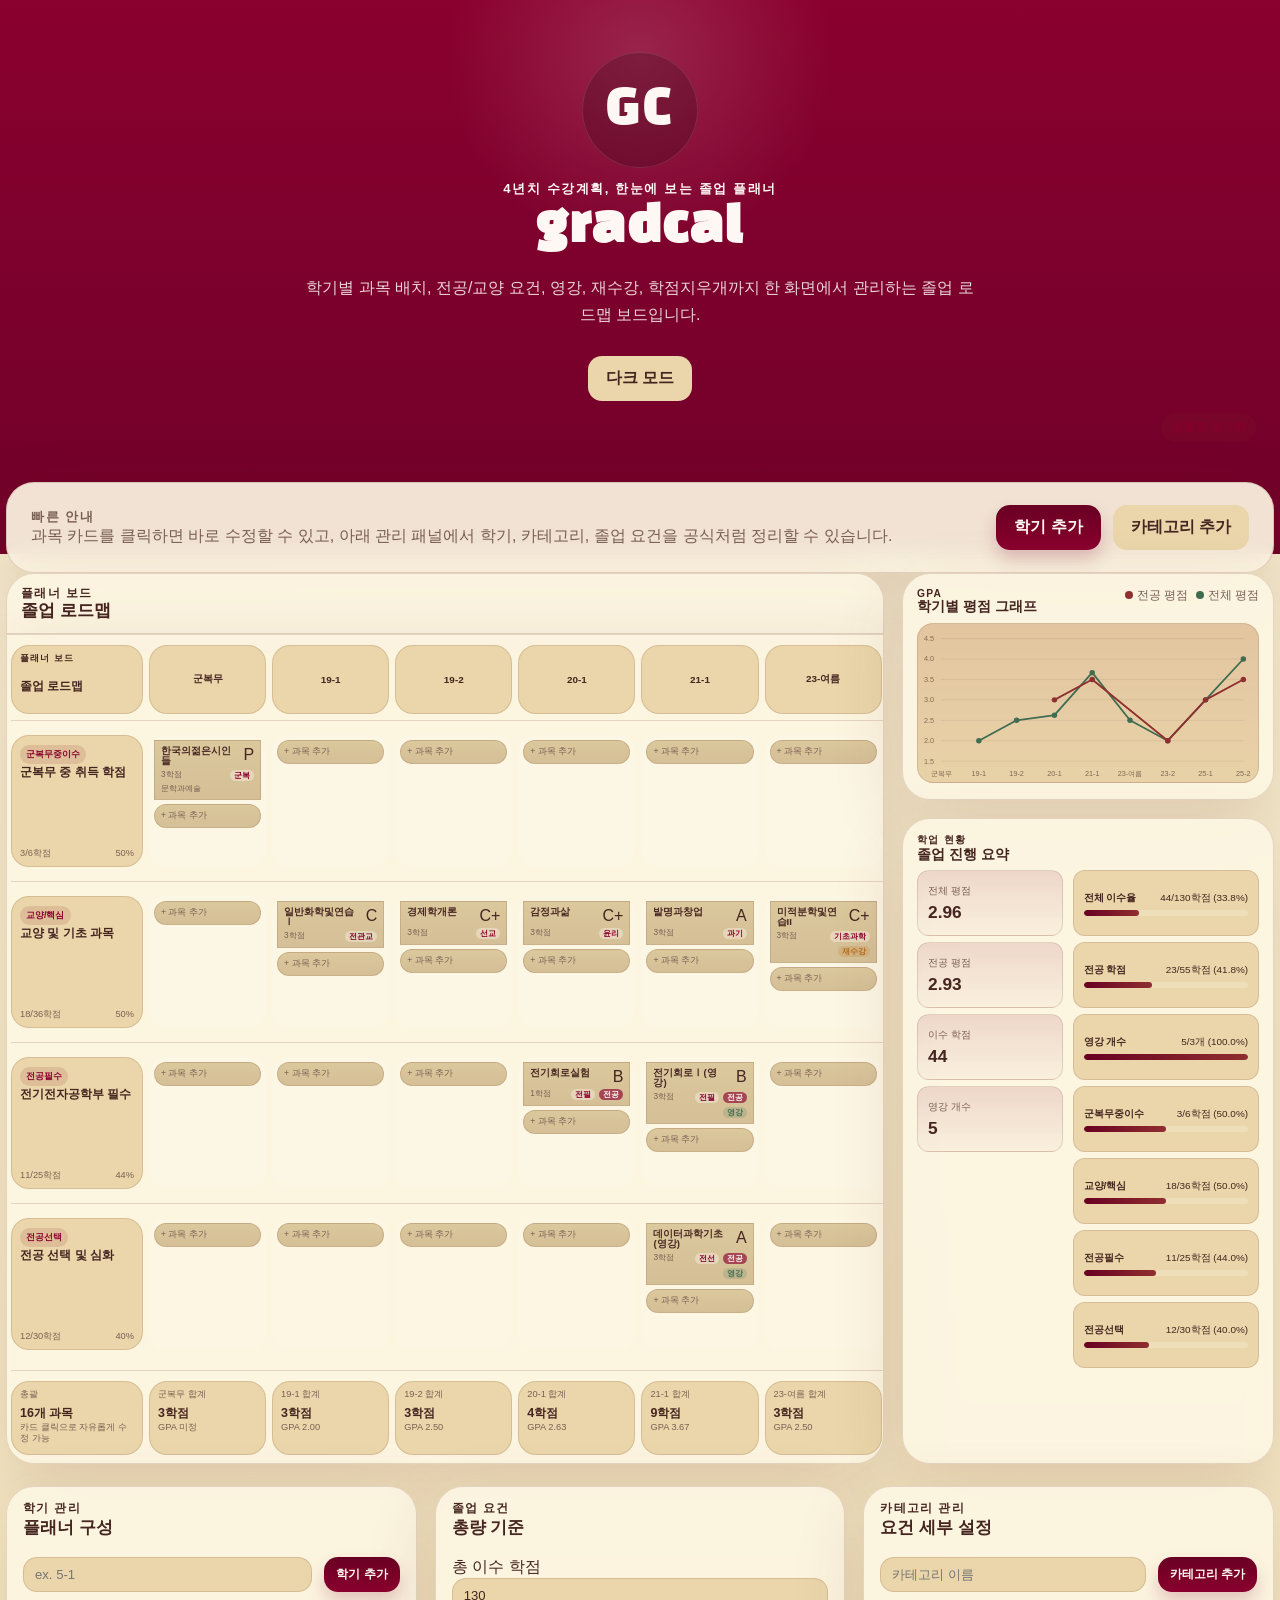
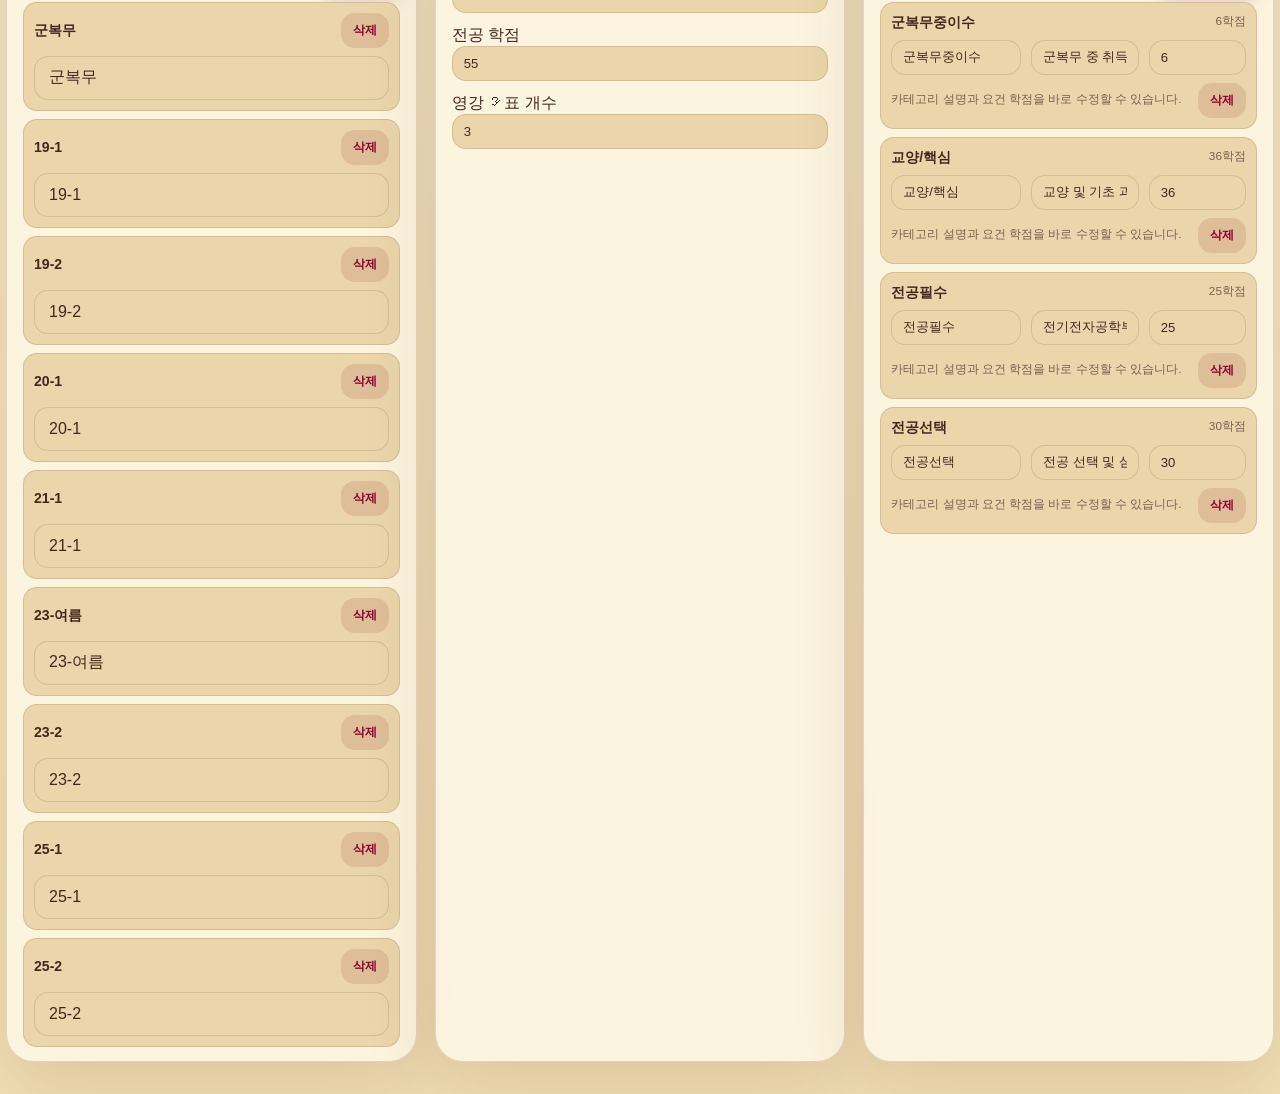
<file: index.html>
<!DOCTYPE html>
<html lang="ko">
<head>
  <meta charset="UTF-8">
  <meta name="viewport" content="width=device-width, initial-scale=1.0">
  <title>gradcal</title>
  <link rel="preconnect" href="https://fonts.googleapis.com">
  <link rel="preconnect" href="https://fonts.gstatic.com" crossorigin>
  <link href="https://fonts.googleapis.com/css2?family=Black+Han+Sans&family=Pretendard:wght@400;500;600;700;800&display=swap" rel="stylesheet">
  <link rel="stylesheet" href="style.css">
</head>
<body>
  <div class="page-shell">
    <header class="hero">
      <div class="hero__crest" aria-hidden="true">GC</div>
      <p class="hero__eyebrow">&#x34;&#xb144;&#xce58; &#xc218;&#xac15;&#xacc4;&#xd68d;, &#xd55c;&#xb208;&#xc5d0; &#xbcf4;&#xb294; &#xc878;&#xc5c5; &#xd50c;&#xb798;&#xb108;</p>
      <h1>gradcal</h1>
      <p class="hero__description">
        &#xd559;&#xae30;&#xbcc4; &#xacfc;&#xbaa9; &#xbc30;&#xce58;, &#xc804;&#xacf5;/&#xad50;&#xc591; &#xc694;&#xac74;, &#xc601;&#xac15;, &#xc7ac;&#xc218;&#xac15;, &#xd559;&#xc810;&#xc9c0;&#xc6b0;&#xac1c;&#xae4c;&#xc9c0;
        &#xd55c; &#xd654;&#xba74;&#xc5d0;&#xc11c; &#xad00;&#xb9ac;&#xd558;&#xb294; &#xc878;&#xc5c5; &#xb85c;&#xb4dc;&#xb9f5; &#xbcf4;&#xb4dc;&#xc785;&#xb2c8;&#xb2e4;.
      </p>
      <div class="hero__actions">
        <button id="themeToggle" class="button button--ghost" type="button">&#xb2e4;&#xd06c; &#xbaa8;&#xb4dc;</button>
      </div>
      <div class="hero__aside">
        <button id="resetDataBtn" class="button button--soft button--tiny" type="button">&#xc0d8;&#xd50c;&#xb85c; &#xcd08;&#xae30;&#xd654;</button>
      </div>
    </header>

    <main class="app">
      <section class="toolbar">
        <div class="toolbar__copy">
          <p class="toolbar__label">&#xbe60;&#xb978; &#xc548;&#xb0b4;</p>
          <p>&#xacfc;&#xbaa9; &#xce74;&#xb4dc;&#xb97c; &#xd074;&#xb9ad;&#xd558;&#xba74; &#xbc14;&#xb85c; &#xc218;&#xc815;&#xd560; &#xc218; &#xc788;&#xace0;, &#xc544;&#xb798; &#xad00;&#xb9ac; &#xd328;&#xb110;&#xc5d0;&#xc11c; &#xd559;&#xae30;, &#xce74;&#xd14c;&#xace0;&#xb9ac;, &#xc878;&#xc5c5; &#xc694;&#xac74;&#xc744; &#xacf5;&#xc2dd;&#xcc98;&#xb7fc; &#xc815;&#xb9ac;&#xd560; &#xc218; &#xc788;&#xc2b5;&#xb2c8;&#xb2e4;.</p>
        </div>
        <div class="toolbar__actions">
          <button id="addSemesterBtn" class="button" type="button">&#xd559;&#xae30; &#xcd94;&#xac00;</button>
          <button id="addCategoryBtn" class="button button--ghost" type="button">&#xce74;&#xd14c;&#xace0;&#xb9ac; &#xcd94;&#xac00;</button>
        </div>
      </section>

      <section class="overview-layout">
        <div class="overview-column overview-column--left">
          <article class="panel panel--planner-intro">
            <div class="panel__header panel__header--compact">
              <div>
                <p class="panel__eyebrow">&#xd50c;&#xb798;&#xb108; &#xbcf4;&#xb4dc;</p>
                <h2>&#xc878;&#xc5c5; &#xb85c;&#xb4dc;&#xb9f5;</h2>
              </div>
            </div>
          </article>

          <section class="planner-panel">
            <div id="plannerGrid" class="planner-grid" aria-live="polite"></div>
          </section>
        </div>

        <div class="overview-column overview-column--right">
          <article class="dashboard__chart panel">
            <div class="panel__header">
              <div>
                <p class="panel__eyebrow">GPA</p>
                <h2>&#xd559;&#xae30;&#xbcc4; &#xd3c9;&#xc810; &#xadf8;&#xb798;&#xd504;</h2>
              </div>
              <div class="legend">
                <span><i class="legend__dot legend__dot--major"></i>&#xc804;&#xacf5; &#xd3c9;&#xc810;</span>
                <span><i class="legend__dot legend__dot--overall"></i>&#xc804;&#xccb4; &#xd3c9;&#xc810;</span>
              </div>
            </div>
            <svg id="gpaChart" viewBox="0 0 560 260" role="img" aria-label="Semester GPA graph"></svg>
          </article>

          <article class="dashboard__stats panel">
            <div class="panel__header">
              <div>
                <p class="panel__eyebrow">&#xd559;&#xc5c5; &#xd604;&#xd669;</p>
                <h2>&#xc878;&#xc5c5; &#xc9c4;&#xd589; &#xc694;&#xc57d;</h2>
              </div>
            </div>

            <div class="summary-grid">
              <div class="summary-card">
                <span>&#xc804;&#xccb4; &#xd3c9;&#xc810;</span>
                <strong id="overallGpa">0.00</strong>
              </div>
              <div class="summary-card">
                <span>&#xc804;&#xacf5; &#xd3c9;&#xc810;</span>
                <strong id="majorGpa">0.00</strong>
              </div>
              <div class="summary-card">
                <span>&#xc774;&#xc218; &#xd559;&#xc810;</span>
                <strong id="earnedCredits">0</strong>
              </div>
              <div class="summary-card">
                <span>&#xc601;&#xac15; &#xac1c;&#xc218;</span>
                <strong id="englishCount">0</strong>
              </div>
            </div>

            <div class="progress-list" id="progressList"></div>
          </article>
        </div>
      </section>

      <section class="control-deck control-deck--bottom">
        <article class="panel panel--compact">
          <div class="panel__header panel__header--compact">
            <div>
              <p class="panel__eyebrow">&#xd559;&#xae30; &#xad00;&#xb9ac;</p>
              <h2>&#xd50c;&#xb798;&#xb108; &#xad6c;&#xc131;</h2>
            </div>
          </div>
          <form id="termForm" class="inline-form inline-form--compact">
            <input id="termNameInput" type="text" maxlength="12" placeholder="ex. 5-1">
            <button class="button" type="submit">&#xd559;&#xae30; &#xcd94;&#xac00;</button>
          </form>
          <div id="termManager" class="manager-list manager-list--compact"></div>
        </article>

        <article class="panel panel--compact">
          <div class="panel__header panel__header--compact">
            <div>
              <p class="panel__eyebrow">&#xc878;&#xc5c5; &#xc694;&#xac74;</p>
              <h2>&#xcd1d;&#xb7c9; &#xae30;&#xc900;</h2>
            </div>
          </div>
          <form id="requirementForm" class="stack-form stack-form--compact">
            <label>
              &#xcd1d; &#xc774;&#xc218; &#xd559;&#xc810;
              <input id="totalCreditsTarget" type="number" min="0" step="1">
            </label>
            <label>
              &#xc804;&#xacf5; &#xd559;&#xc810;
              <input id="majorCreditsTarget" type="number" min="0" step="1">
            </label>
            <label>
              &#xc601;&#xac15; &#xaaa9;&#xd45c; &#xac1c;&#xc218;
              <input id="englishTarget" type="number" min="0" step="1">
            </label>
          </form>
        </article>

        <article class="panel panel--compact">
          <div class="panel__header panel__header--compact">
            <div>
              <p class="panel__eyebrow">&#xce74;&#xd14c;&#xace0;&#xb9ac; &#xad00;&#xb9ac;</p>
              <h2>&#xc694;&#xac74; &#xc138;&#xbd80; &#xc124;&#xc815;</h2>
            </div>
          </div>
          <form id="categoryForm" class="inline-form inline-form--compact">
            <input id="categoryNameInput" type="text" maxlength="18" placeholder="&#xce74;&#xd14c;&#xace0;&#xb9ac; &#xc774;&#xb984;">
            <button class="button" type="submit">&#xce74;&#xd14c;&#xace0;&#xb9ac; &#xcd94;&#xac00;</button>
          </form>
          <div id="categoryManager" class="manager-list manager-list--compact"></div>
        </article>
      </section>
    </main>
  </div>

  <dialog id="courseDialog" class="modal">
    <form method="dialog" id="courseForm" class="modal__content">
      <div class="modal__header">
        <div>
          <p class="panel__eyebrow">&#xacfc;&#xbaa9; &#xd3b8;&#xc9d1;</p>
          <h2 id="modalTitle">&#xacfc;&#xbaa9; &#xcd94;&#xac00;</h2>
        </div>
        <button id="closeDialogBtn" class="icon-button" type="button" aria-label="Close">x</button>
      </div>

      <div class="form-grid">
        <label>
          &#xacfc;&#xbaa9;&#xba85;
          <input id="courseName" name="courseName" type="text" required maxlength="40">
        </label>
        <label>
          &#xd559;&#xc810;
          <input id="courseCredits" name="courseCredits" type="number" min="0" max="6" step="1" required>
        </label>
        <label>
          &#xc131;&#xc801;
          <select id="courseGrade" name="courseGrade"></select>
        </label>
        <label>
          &#xbc30;&#xc9c0;
          <input id="courseBadge" name="courseBadge" type="text" maxlength="14" placeholder="&#xc608;: &#xc804;&#xd544;">
        </label>
        <label>
          &#xc7ac;&#xc218;&#xac15; &#xbb36;&#xc74c;&#xba85;
          <input id="courseRetakeKey" name="courseRetakeKey" type="text" maxlength="30" placeholder="&#xb3d9;&#xc77c; &#xacfc;&#xbaa9;&#xba85;&#xc774;&#xba74; &#xbe48;&#xce78; &#xac00;&#xb2a5;">
        </label>
        <label>
          &#xbe44;&#xace0;
          <input id="courseMemo" name="courseMemo" type="text" maxlength="50" placeholder="&#xc608;: &#xc218;&#xc2e0; &#xc2e4;&#xd328; &#xb300;&#xbe44;">
        </label>
      </div>

      <div class="checkbox-row">
        <label><input id="courseMajor" name="courseMajor" type="checkbox"> &#xc804;&#xacf5; &#xacfc;&#xbaa9;</label>
        <label><input id="courseEnglish" name="courseEnglish" type="checkbox"> &#xc601;&#xc5b4;&#xac15;&#xc758;</label>
        <label><input id="courseRetake" name="courseRetake" type="checkbox"> &#xc7ac;&#xc218;&#xac15;</label>
        <label><input id="courseExcluded" name="courseExcluded" type="checkbox"> &#xd559;&#xc810;&#xc9c0;&#xc6b0;&#xac1c; / &#xc9d1;&#xacc4; &#xc81c;&#xc678;</label>
      </div>

      <menu class="modal__actions">
        <button id="deleteCourseBtn" class="button button--soft" type="button">&#xc0ad;&#xc81c;</button>
        <button class="button" type="submit" value="submit">&#xc800;&#xc7a5;</button>
      </menu>
    </form>
  </dialog>

  <script src="script.js"></script>
</body>
</html>
</file>
<file: style.css>
:root {
  --bg: #f8f0d7;
  --bg-deep: #f1e0b4;
  --surface: rgba(252, 246, 226, 0.92);
  --surface-strong: #ead6aa;
  --surface-card: #dcc89d;
  --surface-card-2: #d4bf96;
  --ink: #452520;
  --ink-soft: #7a5f54;
  --line: rgba(121, 74, 45, 0.18);
  --brand: #8a002e;
  --brand-strong: #690023;
  --accent: #8f2f2f;
  --accent-soft: rgba(143, 47, 47, 0.14);
  --good: #406c52;
  --warn: #b96a18;
  --shadow: 0 24px 70px rgba(110, 52, 40, 0.16);
}

body[data-theme="dark"] {
  --bg: #121825;
  --bg-deep: #172233;
  --surface: rgba(18, 24, 37, 0.92);
  --surface-strong: #202a3d;
  --surface-card: #243149;
  --surface-card-2: #283654;
  --ink: #ecedf2;
  --ink-soft: #9ba8c5;
  --line: rgba(152, 171, 205, 0.14);
  --brand: #92002f;
  --brand-strong: #c10f4d;
  --accent: #f07d74;
  --accent-soft: rgba(240, 125, 116, 0.18);
  --good: #58d68d;
  --warn: #f6b667;
  --shadow: 0 30px 80px rgba(0, 0, 0, 0.35);
}

body[data-theme="dark"] .pill,
body[data-theme="dark"] .badge {
  color: #ffd9e4;
  background: rgba(255, 255, 255, 0.08);
  border: 1px solid rgba(255, 255, 255, 0.08);
}

body[data-theme="dark"] .badge--major {
  color: #fff3f6;
  background: rgba(193, 15, 77, 0.72);
  border-color: rgba(255, 255, 255, 0.08);
}

body[data-theme="dark"] .badge--english {
  color: #dfffee;
  background: rgba(88, 214, 141, 0.18);
  border-color: rgba(88, 214, 141, 0.18);
}

body[data-theme="dark"] .badge--retake {
  color: #ffe6bf;
  background: rgba(246, 182, 103, 0.18);
  border-color: rgba(246, 182, 103, 0.18);
}

* {
  box-sizing: border-box;
}

html {
  scroll-behavior: smooth;
}

body {
  margin: 0;
  min-height: 100vh;
  font-family: "Pretendard", "Segoe UI", sans-serif;
  color: var(--ink);
  background:
    radial-gradient(circle at top, rgba(255, 255, 255, 0.22), transparent 28%),
    linear-gradient(180deg, var(--bg) 0%, var(--bg-deep) 100%);
}

button,
input,
select {
  font: inherit;
}

button {
  cursor: pointer;
}

.page-shell {
  min-height: 100vh;
}

.hero {
  padding: 52px 24px 112px;
  text-align: center;
  color: #fff7f3;
  background:
    radial-gradient(circle at 50% 10%, rgba(255, 255, 255, 0.14), transparent 24%),
    linear-gradient(180deg, #8a002e 0%, #7b012c 55%, #700028 100%);
}

.hero__crest {
  display: inline-grid;
  place-items: center;
  width: 116px;
  height: 116px;
  margin-bottom: 12px;
  border-radius: 999px;
  background: rgba(0, 0, 0, 0.18);
  font-family: "Black Han Sans", sans-serif;
  font-size: 3rem;
  letter-spacing: 0.04em;
  box-shadow: inset 0 0 0 1px rgba(255, 255, 255, 0.1);
}

.hero__eyebrow,
.panel__eyebrow,
.toolbar__label {
  margin: 0;
  font-size: 0.82rem;
  font-weight: 700;
  letter-spacing: 0.12em;
  text-transform: uppercase;
}

.hero h1 {
  margin: 0;
  font-family: "Black Han Sans", sans-serif;
  font-size: clamp(2rem, 5vw, 3rem);
  letter-spacing: 0.03em;
}

.hero__description {
  width: min(680px, 100%);
  margin: 16px auto 0;
  line-height: 1.7;
  color: rgba(255, 247, 243, 0.86);
}

.hero__actions {
  display: flex;
  justify-content: center;
  gap: 12px;
  flex-wrap: wrap;
  margin-top: 28px;
}

.hero__aside {
  display: flex;
  justify-content: flex-end;
  margin-top: 12px;
}

.app {
  width: min(1680px, calc(100% - 12px));
  margin: -72px auto 32px;
}

.toolbar,
.panel,
.planner-panel {
  border: 1px solid var(--line);
  border-radius: 28px;
  background: var(--surface);
  box-shadow: var(--shadow);
  backdrop-filter: blur(12px);
}

.toolbar {
  display: flex;
  justify-content: space-between;
  gap: 20px;
  align-items: center;
  padding: 22px 24px;
}

.toolbar p {
  margin: 0;
  color: var(--ink-soft);
}

.toolbar__actions {
  display: flex;
  gap: 12px;
  flex-wrap: wrap;
}

.button {
  border: 0;
  border-radius: 14px;
  padding: 12px 18px;
  font-weight: 700;
  color: #fff8f0;
  background: linear-gradient(180deg, var(--brand-strong), var(--brand));
  box-shadow: 0 10px 18px rgba(125, 0, 43, 0.2);
  transition: transform 0.16s ease, opacity 0.16s ease, filter 0.16s ease;
}

.button:hover,
.icon-button:hover,
.course-card:hover,
.term-chip:hover,
.add-card:hover {
  transform: translateY(-1px);
}

.button--ghost {
  color: var(--ink);
  background: var(--surface-strong);
  box-shadow: none;
}

.button--soft {
  color: var(--brand);
  background: var(--accent-soft);
  box-shadow: none;
}

.button--tiny {
  padding: 7px 10px;
  font-size: 0.72rem;
  opacity: 0.78;
}

.planner-panel {
  overflow: hidden;
  margin-top: 18px;
}

.control-deck {
  display: grid;
  grid-template-columns: repeat(3, minmax(0, 1fr));
  gap: 18px;
  margin-top: 18px;
}

.control-deck--bottom {
  margin-top: 22px;
}

.planner-grid {
  overflow-x: auto;
  padding: 24px 10px 18px;
}

.planner-table {
  min-width: 1540px;
}

.planner-header,
.planner-row,
.planner-footer {
  display: grid;
  grid-template-columns: 196px repeat(var(--term-count), minmax(168px, 1fr));
  gap: 12px;
}

.planner-header {
  margin-bottom: 12px;
}

.planner-row {
  align-items: stretch;
  padding: 14px 0;
  border-top: 1px solid var(--line);
}

.planner-footer {
  margin-top: 10px;
  padding-top: 16px;
  border-top: 1px solid var(--line);
}

.planner-row:first-of-type {
  border-top: 0;
}

.corner-card,
.term-chip,
.category-label,
.term-cell,
.footer-card,
.add-card {
  border-radius: 18px;
}

.corner-card,
.category-label,
.footer-card {
  padding: 14px;
  background: var(--surface-strong);
  border: 1px solid var(--line);
}

.planner-header .corner-card {
  display: flex;
  flex-direction: column;
  justify-content: center;
  gap: 4px;
  padding: 10px 12px;
}

.planner-header .term-chip {
  min-height: 44px;
}

.category-label {
  display: flex;
  flex-direction: column;
  justify-content: space-between;
  gap: 12px;
}

.category-label h3,
.panel h2 {
  margin: 0;
}

.category-meta {
  display: flex;
  justify-content: space-between;
  gap: 10px;
  align-items: center;
  color: var(--ink-soft);
  font-size: 0.88rem;
}

.pill {
  display: inline-flex;
  align-items: center;
  gap: 6px;
  width: fit-content;
  padding: 5px 9px;
  border-radius: 999px;
  font-size: 0.78rem;
  font-weight: 700;
  color: var(--brand);
  background: var(--accent-soft);
}

.term-chip {
  display: grid;
  place-items: center;
  min-height: 52px;
  border: 1px solid var(--line);
  background: var(--surface-strong);
  font-weight: 700;
  color: var(--ink);
}

.term-cell {
  display: flex;
  flex-direction: column;
  gap: 6px;
  min-height: 96px;
  padding: 8px;
  border: 1px solid transparent;
  background: rgba(255, 255, 255, 0.12);
}

.term-cell.is-drop-target {
  border-color: rgba(138, 0, 46, 0.32);
  background: rgba(138, 0, 46, 0.08);
}

.course-card,
.add-card {
  width: 100%;
  text-align: left;
  border: 1px solid var(--line);
  background: linear-gradient(180deg, var(--surface-card), var(--surface-card-2));
  color: var(--ink);
}

.course-card {
  padding: 8px 9px;
  transition: transform 0.16s ease, border-color 0.16s ease;
}

.course-card.is-dragging {
  opacity: 0.45;
  transform: scale(0.98);
}

.course-card__top,
.course-card__meta {
  display: flex;
  justify-content: space-between;
  gap: 10px;
  align-items: flex-start;
}

.course-card__top strong {
  font-size: 0.78rem;
  line-height: 1.22;
}

.course-card__meta {
  margin-top: 5px;
  color: var(--ink-soft);
  font-size: 0.66rem;
  line-height: 1.18;
  flex-wrap: nowrap;
}

.course-card__meta > span {
  flex: 0 0 auto;
  white-space: nowrap;
}

.course-badges {
  display: flex;
  gap: 4px;
  flex-wrap: wrap;
  justify-content: flex-end;
  min-width: 0;
}

.badge {
  padding: 2px 5px;
  border-radius: 999px;
  font-size: 0.6rem;
  font-weight: 700;
  color: var(--brand);
  background: rgba(255, 248, 240, 0.38);
}

.badge--major {
  color: #fff7ef;
  background: rgba(138, 0, 46, 0.65);
}

.badge--english {
  color: var(--good);
  background: rgba(64, 108, 82, 0.16);
}

.badge--retake {
  color: var(--warn);
  background: rgba(185, 106, 24, 0.16);
}

.add-card {
  padding: 8px 10px;
  font-size: 0.74rem;
  color: var(--ink-soft);
}

.footer-card {
  min-height: 74px;
}

.footer-card span {
  display: block;
  color: var(--ink-soft);
  font-size: 0.78rem;
}

.footer-card strong {
  display: block;
  margin-top: 6px;
  font-size: 1.15rem;
}

.dashboard {
  display: grid;
  grid-template-columns: minmax(0, 1.35fr) minmax(320px, 0.9fr);
  gap: 18px;
  margin-top: 18px;
}

.panel {
  padding: 20px;
}

.panel--compact {
  padding: 14px 16px;
}

.panel__header--compact {
  margin-bottom: 10px;
}

.panel--compact .panel__eyebrow {
  font-size: 0.72rem;
}

.panel--compact h2 {
  font-size: 1.05rem;
}

.inline-form,
.stack-form {
  display: grid;
  gap: 12px;
}

.inline-form {
  grid-template-columns: minmax(0, 1fr) auto;
  margin-bottom: 14px;
}

.manager-list {
  display: grid;
  gap: 10px;
}

.manager-list--compact {
  gap: 8px;
}

.manager-item {
  display: grid;
  gap: 10px;
  padding: 14px;
  border: 1px solid var(--line);
  border-radius: 18px;
  background: var(--surface-strong);
}

.manager-item__top,
.manager-actions {
  display: flex;
  justify-content: space-between;
  gap: 10px;
  align-items: center;
  flex-wrap: wrap;
}

.manager-item__top strong {
  font-size: 0.96rem;
}

.manager-item__meta {
  color: var(--ink-soft);
  font-size: 0.83rem;
}

.panel--compact .manager-item {
  gap: 8px;
  padding: 10px;
  border-radius: 14px;
}

.panel--compact .manager-item__top strong {
  font-size: 0.88rem;
}

.panel--compact .manager-item__meta {
  font-size: 0.74rem;
}

.compact-inputs {
  display: grid;
  grid-template-columns: 1.2fr 1fr 0.9fr;
  gap: 10px;
}

.inline-form--compact {
  margin-bottom: 10px;
}

.inline-form--compact input,
.stack-form--compact input,
.panel--compact .compact-inputs input {
  padding: 9px 11px;
  font-size: 0.82rem;
}

.inline-form--compact .button,
.panel--compact .button {
  padding: 9px 12px;
  font-size: 0.78rem;
}

.panel__header {
  display: flex;
  justify-content: space-between;
  gap: 16px;
  align-items: flex-start;
  margin-bottom: 18px;
}

.legend {
  display: flex;
  gap: 14px;
  flex-wrap: wrap;
  color: var(--ink-soft);
  font-size: 0.85rem;
}

.legend__dot {
  display: inline-block;
  width: 10px;
  height: 10px;
  border-radius: 999px;
  margin-right: 6px;
}

.legend__dot--major {
  background: var(--accent);
}

.legend__dot--overall {
  background: var(--good);
}

#gpaChart {
  width: 100%;
  height: auto;
  border-radius: 22px;
  background:
    linear-gradient(180deg, rgba(138, 0, 46, 0.08), rgba(138, 0, 46, 0.02)),
    var(--surface-strong);
  border: 1px solid var(--line);
}

.summary-grid {
  display: grid;
  grid-template-columns: repeat(2, minmax(0, 1fr));
  gap: 12px;
}

.summary-card {
  padding: 16px;
  border-radius: 18px;
  background: linear-gradient(180deg, rgba(138, 0, 46, 0.12), rgba(138, 0, 46, 0.02));
  border: 1px solid var(--line);
}

.summary-card span {
  display: block;
  color: var(--ink-soft);
  font-size: 0.83rem;
}

.summary-card strong {
  display: block;
  margin-top: 10px;
  font-size: 2rem;
}

.progress-list {
  display: grid;
  gap: 12px;
  margin-top: 18px;
}

.progress-item {
  padding: 14px;
  border-radius: 18px;
  background: var(--surface-strong);
  border: 1px solid var(--line);
}

.progress-item__head {
  display: flex;
  justify-content: space-between;
  gap: 12px;
  margin-bottom: 10px;
  font-size: 0.92rem;
}

.progress-track {
  height: 10px;
  border-radius: 999px;
  overflow: hidden;
  background: rgba(255, 255, 255, 0.18);
}

.progress-track > span {
  display: block;
  height: 100%;
  border-radius: inherit;
  background: linear-gradient(90deg, var(--brand-strong), var(--accent));
}

.modal {
  width: min(520px, calc(100% - 24px));
  border: 0;
  padding: 0;
  border-radius: 28px;
  background: transparent;
}

.modal::backdrop {
  background: rgba(19, 10, 12, 0.55);
  backdrop-filter: blur(6px);
}

.modal__content {
  padding: 22px;
  border: 1px solid var(--line);
  border-radius: 28px;
  background: var(--surface);
  box-shadow: var(--shadow);
}

.modal__header,
.modal__actions,
.checkbox-row {
  display: flex;
  justify-content: space-between;
  gap: 12px;
  align-items: center;
}

.form-grid {
  display: grid;
  grid-template-columns: repeat(2, minmax(0, 1fr));
  gap: 14px;
  margin: 18px 0;
}

.form-grid label,
.checkbox-row label {
  display: grid;
  gap: 8px;
  color: var(--ink-soft);
  font-size: 0.92rem;
}

input,
select {
  width: 100%;
  padding: 12px 14px;
  border: 1px solid var(--line);
  border-radius: 14px;
  color: var(--ink);
  background: var(--surface-strong);
}

.checkbox-row {
  justify-content: flex-start;
  flex-wrap: wrap;
  margin-bottom: 22px;
}

.checkbox-row input {
  width: auto;
}

.icon-button {
  width: 42px;
  height: 42px;
  border: 0;
  border-radius: 999px;
  font-size: 1.5rem;
  color: var(--ink);
  background: var(--surface-strong);
}

@media (max-width: 980px) {
  .control-deck,
  .dashboard {
    grid-template-columns: 1fr;
  }

  .toolbar {
    flex-direction: column;
    align-items: flex-start;
  }
}

@media (max-width: 720px) {
  .hero {
    padding: 42px 18px 104px;
  }

  .app {
    width: min(100% - 14px, 1280px);
    margin-top: -64px;
  }

  .toolbar,
  .panel,
  .planner-panel,
  .modal__content {
    border-radius: 22px;
  }

  .inline-form,
  .compact-inputs {
    grid-template-columns: 1fr;
  }

  .summary-grid,
  .form-grid {
    grid-template-columns: 1fr;
  }
}

.overview-layout {
  display: grid;
  grid-template-columns: minmax(0, 1.95fr) minmax(260px, 0.62fr);
  gap: 18px;
  align-items: stretch;
}

.overview-column {
  min-width: 0;
}

.overview-column--left {
  display: flex;
  flex-direction: column;
  gap: 0;
}

.overview-column--right {
  display: flex;
  flex-direction: column;
  gap: 18px;
  height: 100%;
}

.panel--planner-intro {
  padding: 12px 14px;
  border-bottom-left-radius: 0;
  border-bottom-right-radius: 0;
}

.panel--planner-intro .panel__header {
  margin-bottom: 0;
}

.panel--planner-intro .panel__eyebrow {
  font-size: 0.72rem;
}

.panel--planner-intro h2 {
  font-size: 1.08rem;
  line-height: 1.15;
}

.overview-column--left .planner-panel {
  margin-top: 0;
  border-top-left-radius: 0;
  border-top-right-radius: 0;
  box-shadow: var(--shadow);
}

.overview-column--right .dashboard__chart,
.overview-column--right .dashboard__stats {
  padding: 14px 14px 12px;
}

.overview-column--right .dashboard__stats {
  flex: 1 1 auto;
  display: grid;
  grid-template-columns: minmax(0, 0.78fr) minmax(0, 1fr);
  grid-template-areas:
    "header header"
    "summary progress";
  column-gap: 10px;
  align-content: start;
}

.overview-column--right .dashboard__chart .panel__header,
.overview-column--right .dashboard__stats .panel__header {
  margin-bottom: 8px;
}

.overview-column--right .dashboard__stats > .panel__header {
  grid-area: header;
}

.overview-column--right .dashboard__chart .panel__eyebrow,
.overview-column--right .dashboard__stats .panel__eyebrow {
  font-size: 0.64rem;
}

.overview-column--right .dashboard__chart h2,
.overview-column--right .dashboard__stats h2 {
  font-size: 0.9rem;
  line-height: 1.08;
}

.overview-column--right .legend {
  gap: 8px;
  font-size: 0.72rem;
}

.overview-column--right .legend__dot {
  width: 8px;
  height: 8px;
  margin-right: 4px;
}

.overview-column--right #gpaChart {
  border-radius: 16px;
}

.overview-column--right .summary-grid {
  grid-area: summary;
  grid-template-columns: 1fr;
  gap: 6px;
  align-content: start;
}

.overview-column--right .summary-card {
  padding: 8px 10px;
  border-radius: 12px;
  min-height: 66px;
  display: flex;
  flex-direction: column;
  justify-content: center;
}

.overview-column--right .summary-card span {
  font-size: 0.62rem;
}

.overview-column--right .summary-card strong {
  margin-top: 4px;
  font-size: 1.08rem;
}

.overview-column--right .progress-list {
  grid-area: progress;
  gap: 6px;
  margin-top: 0;
  display: grid;
  align-content: start;
}

.overview-column--right .progress-item {
  padding: 8px 10px;
  border-radius: 12px;
  min-height: 66px;
  display: flex;
  flex-direction: column;
  justify-content: center;
}

.overview-column--right .progress-item__head {
  margin-bottom: 5px;
  font-size: 0.62rem;
}

.overview-column--right .progress-track {
  height: 6px;
}

.overview-column--left .planner-grid {
  padding: 10px 4px 8px;
}

.overview-column--left .planner-table {
  min-width: 1240px;
}

.overview-column--left .planner-header,
.overview-column--left .planner-row,
.overview-column--left .planner-footer {
  grid-template-columns: 132px repeat(var(--term-count), minmax(104px, 1fr));
  gap: 6px;
}

.overview-column--left .planner-header {
  margin-bottom: 6px;
}

.overview-column--left .corner-card,
.overview-column--left .category-label,
.overview-column--left .footer-card {
  padding: 7px 8px;
}

.overview-column--left .corner-card h2,
.overview-column--left .category-label h3,
.overview-column--left .footer-card strong {
  font-size: 0.78rem;
}

.overview-column--left .corner-card p,
.overview-column--left .category-meta,
.overview-column--left .footer-card span {
  font-size: 0.58rem;
  line-height: 1.15;
}

.overview-column--left .term-chip {
  min-height: 28px;
  font-size: 0.62rem;
  padding: 4px 2px;
}

.overview-column--left .term-cell {
  gap: 4px;
  min-height: 64px;
  padding: 4px;
}

.overview-column--left .course-card {
  padding: 5px 6px;
}

.overview-column--left .course-card__top strong {
  font-size: 0.6rem;
  line-height: 1.1;
}

.overview-column--left .course-card__meta {
  margin-top: 3px;
  font-size: 0.52rem;
  gap: 4px;
}

.overview-column--left .badge {
  padding: 1px 4px;
  font-size: 0.48rem;
}

.overview-column--left .add-card {
  padding: 5px 6px;
  font-size: 0.54rem;
}

.overview-column--left .pill {
  padding: 3px 6px;
  font-size: 0.56rem;
}

.overview-column--left .planner-row {
  padding: 14px 0;
}

.overview-column--left .planner-row .term-cell,
.overview-column--left .planner-row .category-label {
  min-height: 132px;
}

.overview-column--left .planner-footer {
  margin-top: 6px;
  padding-top: 10px;
}

@media (max-width: 1380px) {
  .overview-layout {
    grid-template-columns: minmax(0, 1.7fr) minmax(240px, 0.72fr);
  }
}

@media (max-width: 980px) {
  .overview-layout {
    grid-template-columns: 1fr;
  }

  .overview-column--left,
  .overview-column--right {
    gap: 14px;
  }

  .overview-column--right .dashboard__stats {
    grid-template-columns: 1fr;
    grid-template-areas:
      "header"
      "summary"
      "progress";
  }

  .panel--planner-intro,
  .overview-column--left .planner-panel {
    border-radius: 22px;
  }
}
</file>
